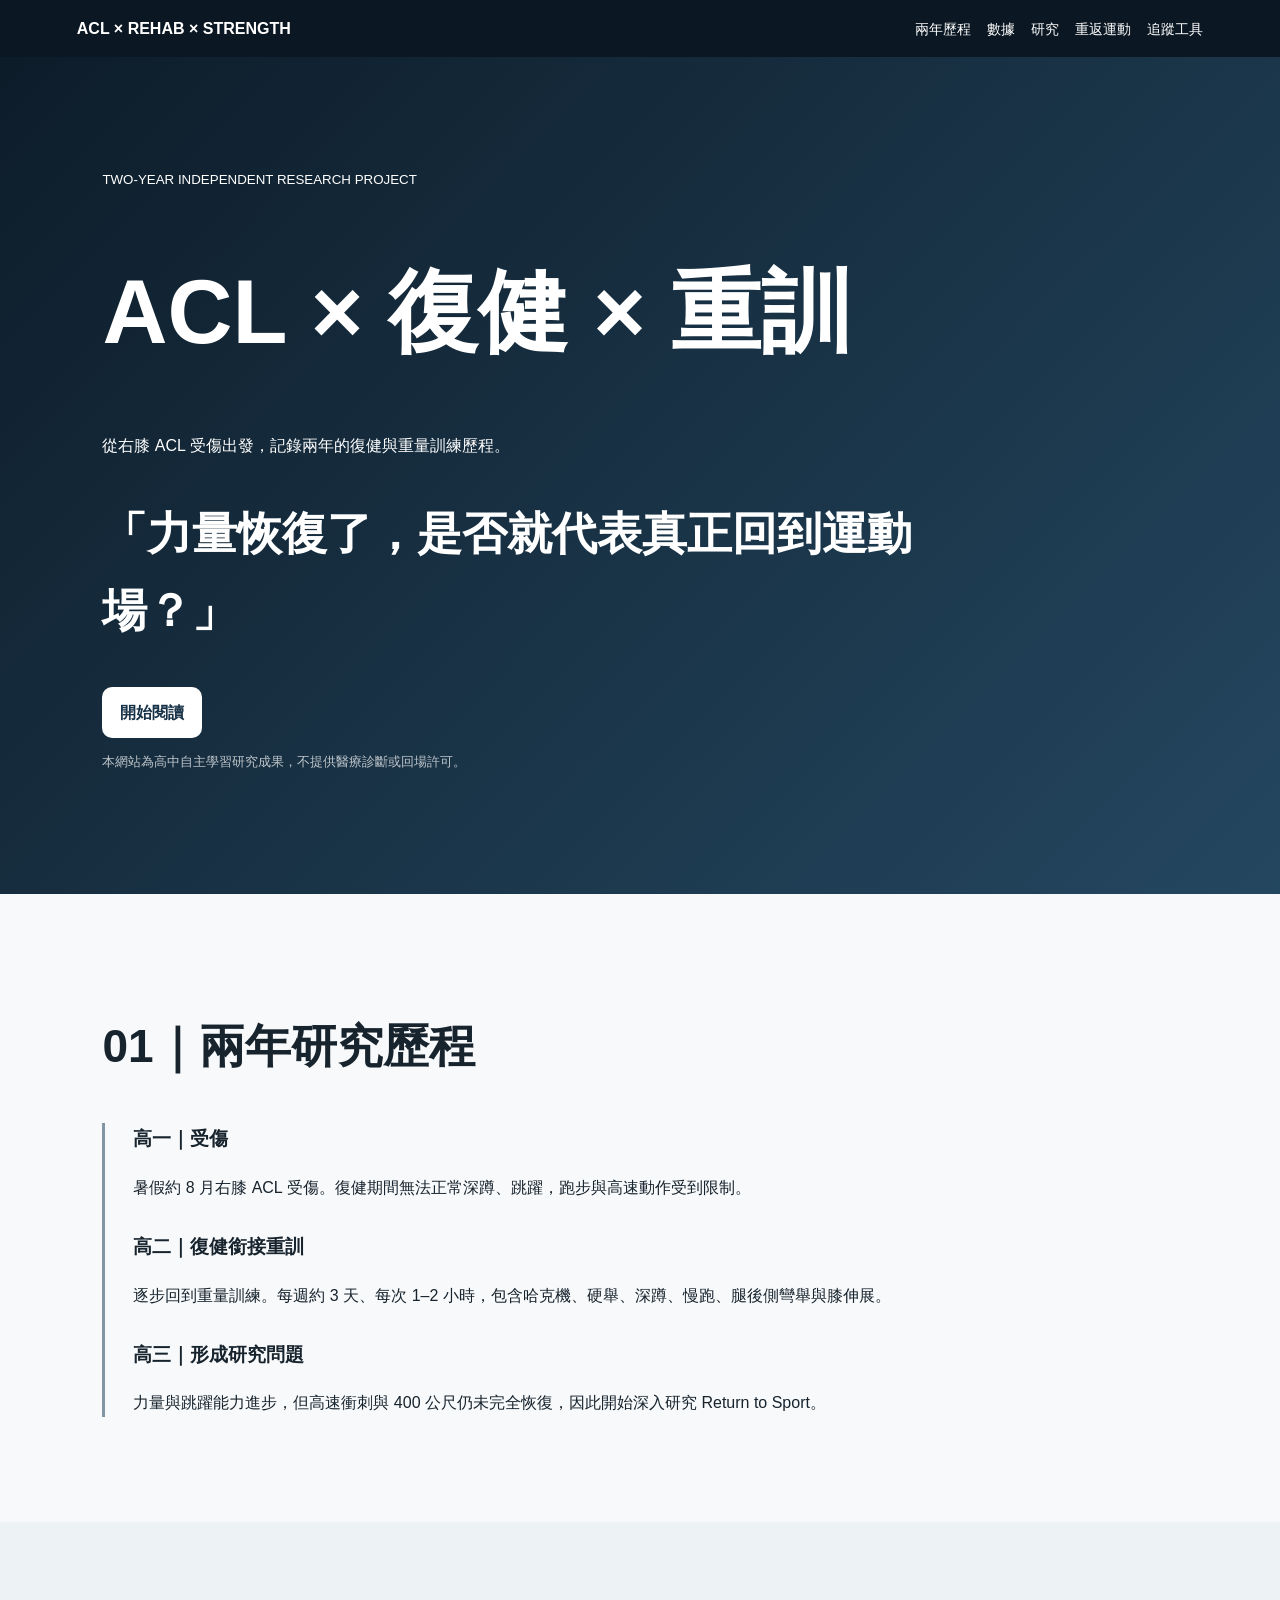
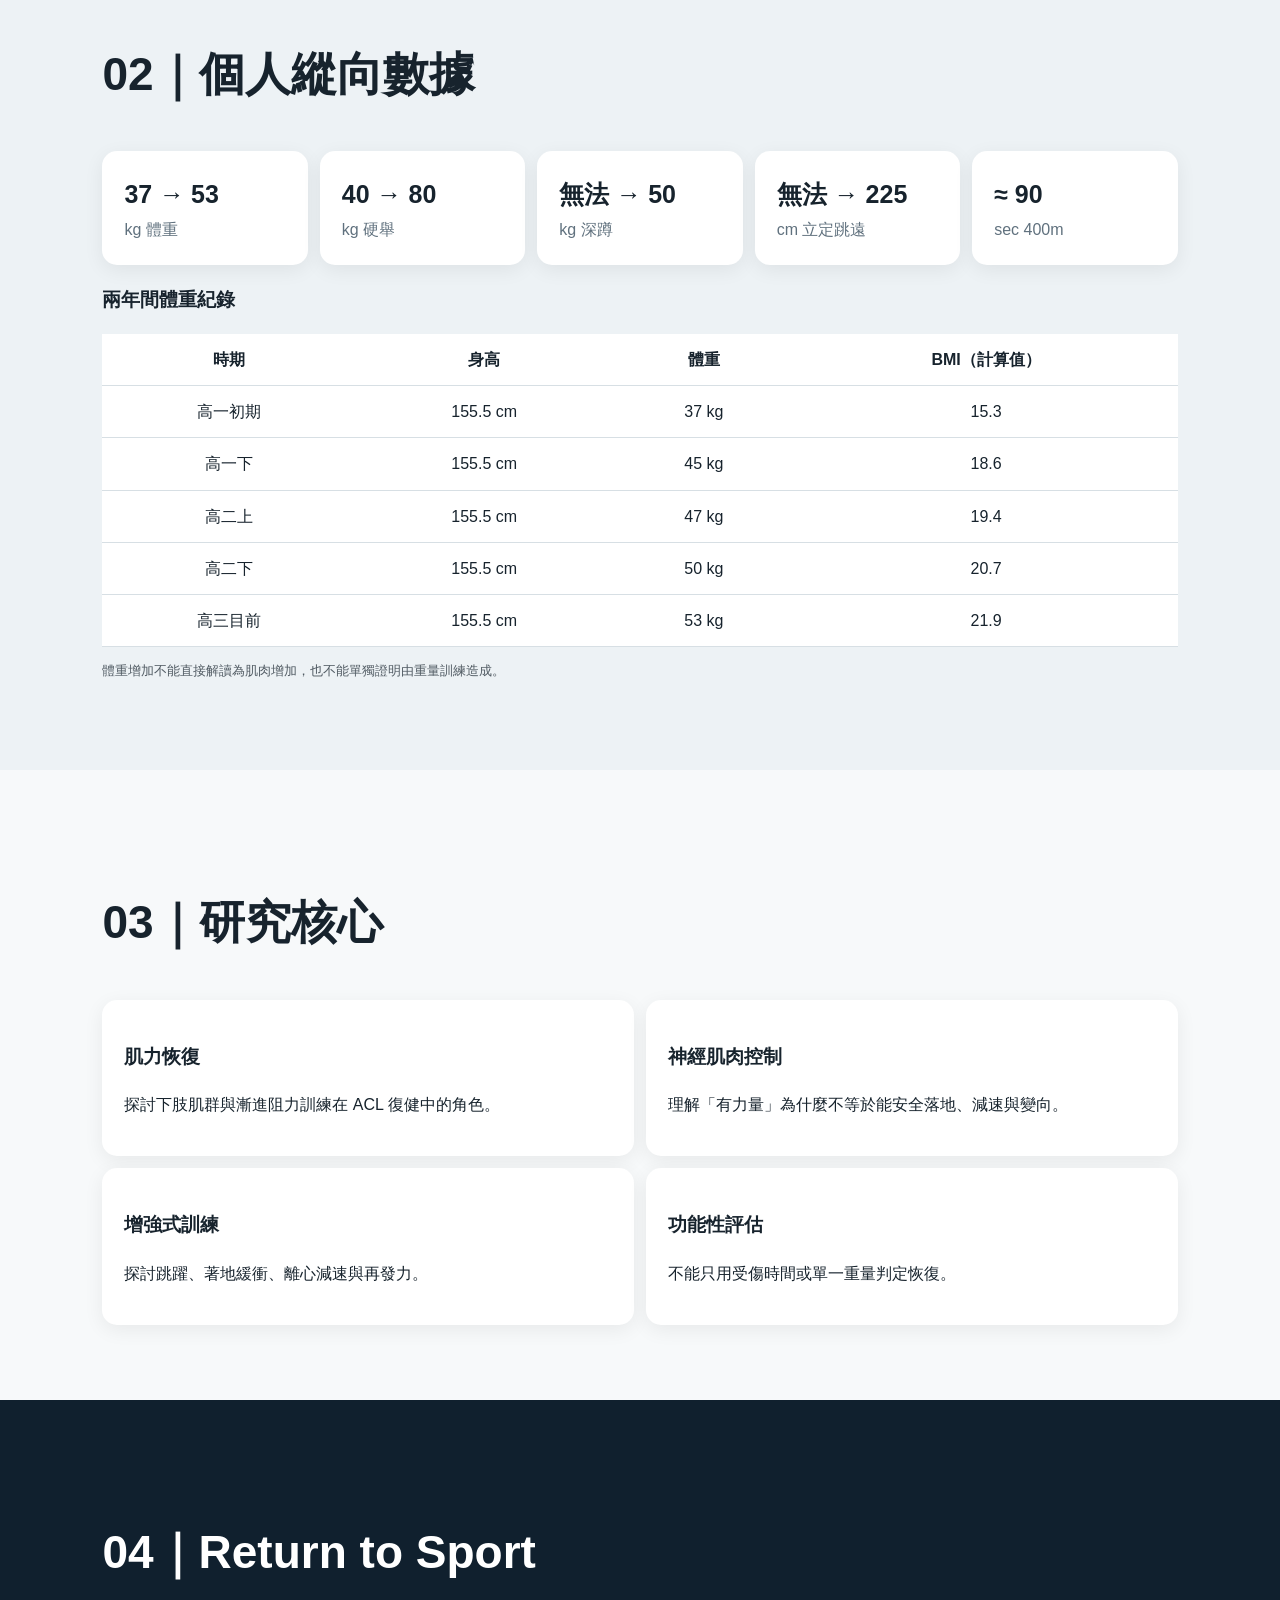
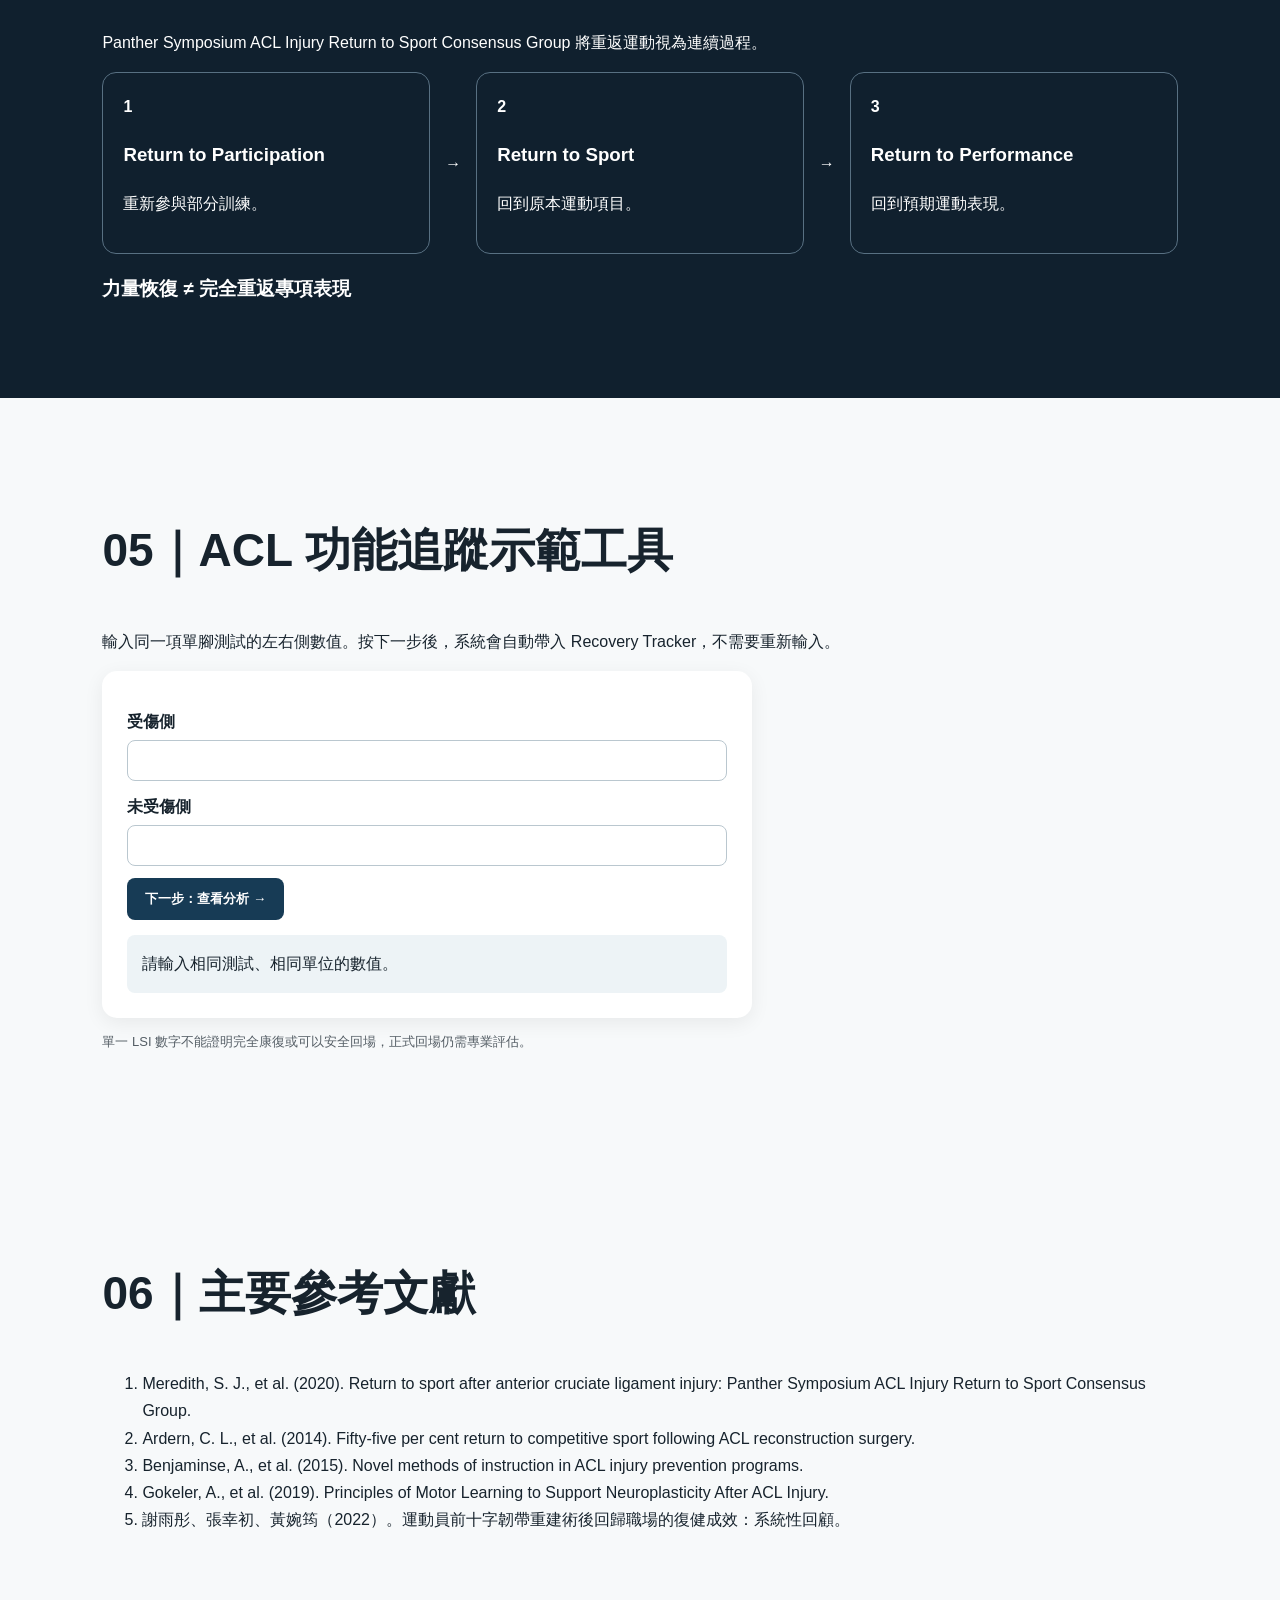
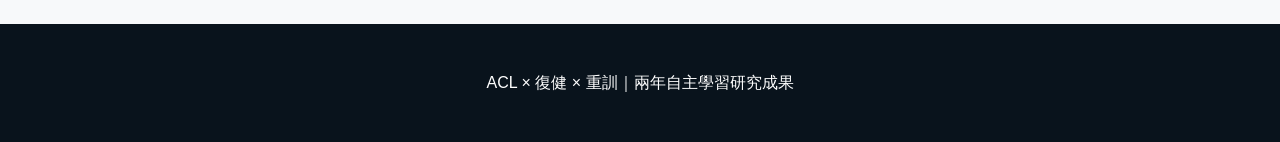
<file: index.html>
<!doctype html><html lang="zh-Hant"><head><meta charset="utf-8"><meta name="viewport" content="width=device-width,initial-scale=1"><title>ACL × 復健 × 重訓｜兩年自主專題</title><link rel="stylesheet" href="style.css"></head><body>
<header><b>ACL × REHAB × STRENGTH</b><nav><a href="#journey">兩年歷程</a><a href="#data">數據</a><a href="#research">研究</a><a href="#rts">重返運動</a><a href="#tool">追蹤工具</a></nav></header>
<section class="hero"><small>TWO-YEAR INDEPENDENT RESEARCH PROJECT</small><h1>ACL × 復健 × 重訓</h1><p>從右膝 ACL 受傷出發，記錄兩年的復健與重量訓練歷程。</p><h2>「力量恢復了，是否就代表真正回到運動場？」</h2><a class="btn" href="#journey">開始閱讀</a><p class="note">本網站為高中自主學習研究成果，不提供醫療診斷或回場許可。</p></section>
<main>
<section id="journey"><h2>01｜兩年研究歷程</h2><div class="timeline"><article><h3>高一｜受傷</h3><p>暑假約 8 月右膝 ACL 受傷。復健期間無法正常深蹲、跳躍，跑步與高速動作受到限制。</p></article><article><h3>高二｜復健銜接重訓</h3><p>逐步回到重量訓練。每週約 3 天、每次 1–2 小時，包含哈克機、硬舉、深蹲、慢跑、腿後側彎舉與膝伸展。</p></article><article><h3>高三｜形成研究問題</h3><p>力量與跳躍能力進步，但高速衝刺與 400 公尺仍未完全恢復，因此開始深入研究 Return to Sport。</p></article></div></section>
<section id="data" class="alt"><h2>02｜個人縱向數據</h2><div class="cards"><div><b>37 → 53</b><span>kg 體重</span></div><div><b>40 → 80</b><span>kg 硬舉</span></div><div><b>無法 → 50</b><span>kg 深蹲</span></div><div><b>無法 → 225</b><span>cm 立定跳遠</span></div><div><b>≈ 90</b><span>sec 400m</span></div></div>
<h3>兩年間體重紀錄</h3><table><tr><th>時期</th><th>身高</th><th>體重</th><th>BMI（計算值）</th></tr><tr><td>高一初期</td><td>155.5 cm</td><td>37 kg</td><td>15.3</td></tr><tr><td>高一下</td><td>155.5 cm</td><td>45 kg</td><td>18.6</td></tr><tr><td>高二上</td><td>155.5 cm</td><td>47 kg</td><td>19.4</td></tr><tr><td>高二下</td><td>155.5 cm</td><td>50 kg</td><td>20.7</td></tr><tr><td>高三目前</td><td>155.5 cm</td><td>53 kg</td><td>21.9</td></tr></table><p class="note">體重增加不能直接解讀為肌肉增加，也不能單獨證明由重量訓練造成。</p></section>
<section id="research"><h2>03｜研究核心</h2><div class="topics"><article><h3>肌力恢復</h3><p>探討下肢肌群與漸進阻力訓練在 ACL 復健中的角色。</p></article><article><h3>神經肌肉控制</h3><p>理解「有力量」為什麼不等於能安全落地、減速與變向。</p></article><article><h3>增強式訓練</h3><p>探討跳躍、著地緩衝、離心減速與再發力。</p></article><article><h3>功能性評估</h3><p>不能只用受傷時間或單一重量判定恢復。</p></article></div></section>
<section id="rts" class="dark"><h2>04｜Return to Sport</h2><p>Panther Symposium ACL Injury Return to Sport Consensus Group 將重返運動視為連續過程。</p><div class="steps"><div><b>1</b><h3>Return to Participation</h3><p>重新參與部分訓練。</p></div><div>→</div><div><b>2</b><h3>Return to Sport</h3><p>回到原本運動項目。</p></div><div>→</div><div><b>3</b><h3>Return to Performance</h3><p>回到預期運動表現。</p></div></div><h3>力量恢復 ≠ 完全重返專項表現</h3></section>
<section id="tool"><h2>05｜ACL 功能追蹤示範工具</h2><p>輸入同一項單腳測試的左右側數值。按下一步後，系統會自動帶入 Recovery Tracker，不需要重新輸入。</p><div class="calc"><label>受傷側<input id="injured" type="number" min="0" step=".1"></label><label>未受傷側<input id="healthy" type="number" min="0" step=".1"></label><button onclick="startTracker()">下一步：查看分析 →</button><div id="result">請輸入相同測試、相同單位的數值。</div></div><p class="note">單一 LSI 數字不能證明完全康復或可以安全回場，正式回場仍需專業評估。</p></section>
<section><h2>06｜主要參考文獻</h2><ol><li>Meredith, S. J., et al. (2020). Return to sport after anterior cruciate ligament injury: Panther Symposium ACL Injury Return to Sport Consensus Group.</li><li>Ardern, C. L., et al. (2014). Fifty-five per cent return to competitive sport following ACL reconstruction surgery.</li><li>Benjaminse, A., et al. (2015). Novel methods of instruction in ACL injury prevention programs.</li><li>Gokeler, A., et al. (2019). Principles of Motor Learning to Support Neuroplasticity After ACL Injury.</li><li>謝雨彤、張幸初、黃婉筠（2022）。運動員前十字韌帶重建術後回歸職場的復健成效：系統性回顧。</li></ol></section>
</main><footer>ACL × 復健 × 重訓｜兩年自主學習研究成果</footer><script src="script.js"></script></body></html>
</file>
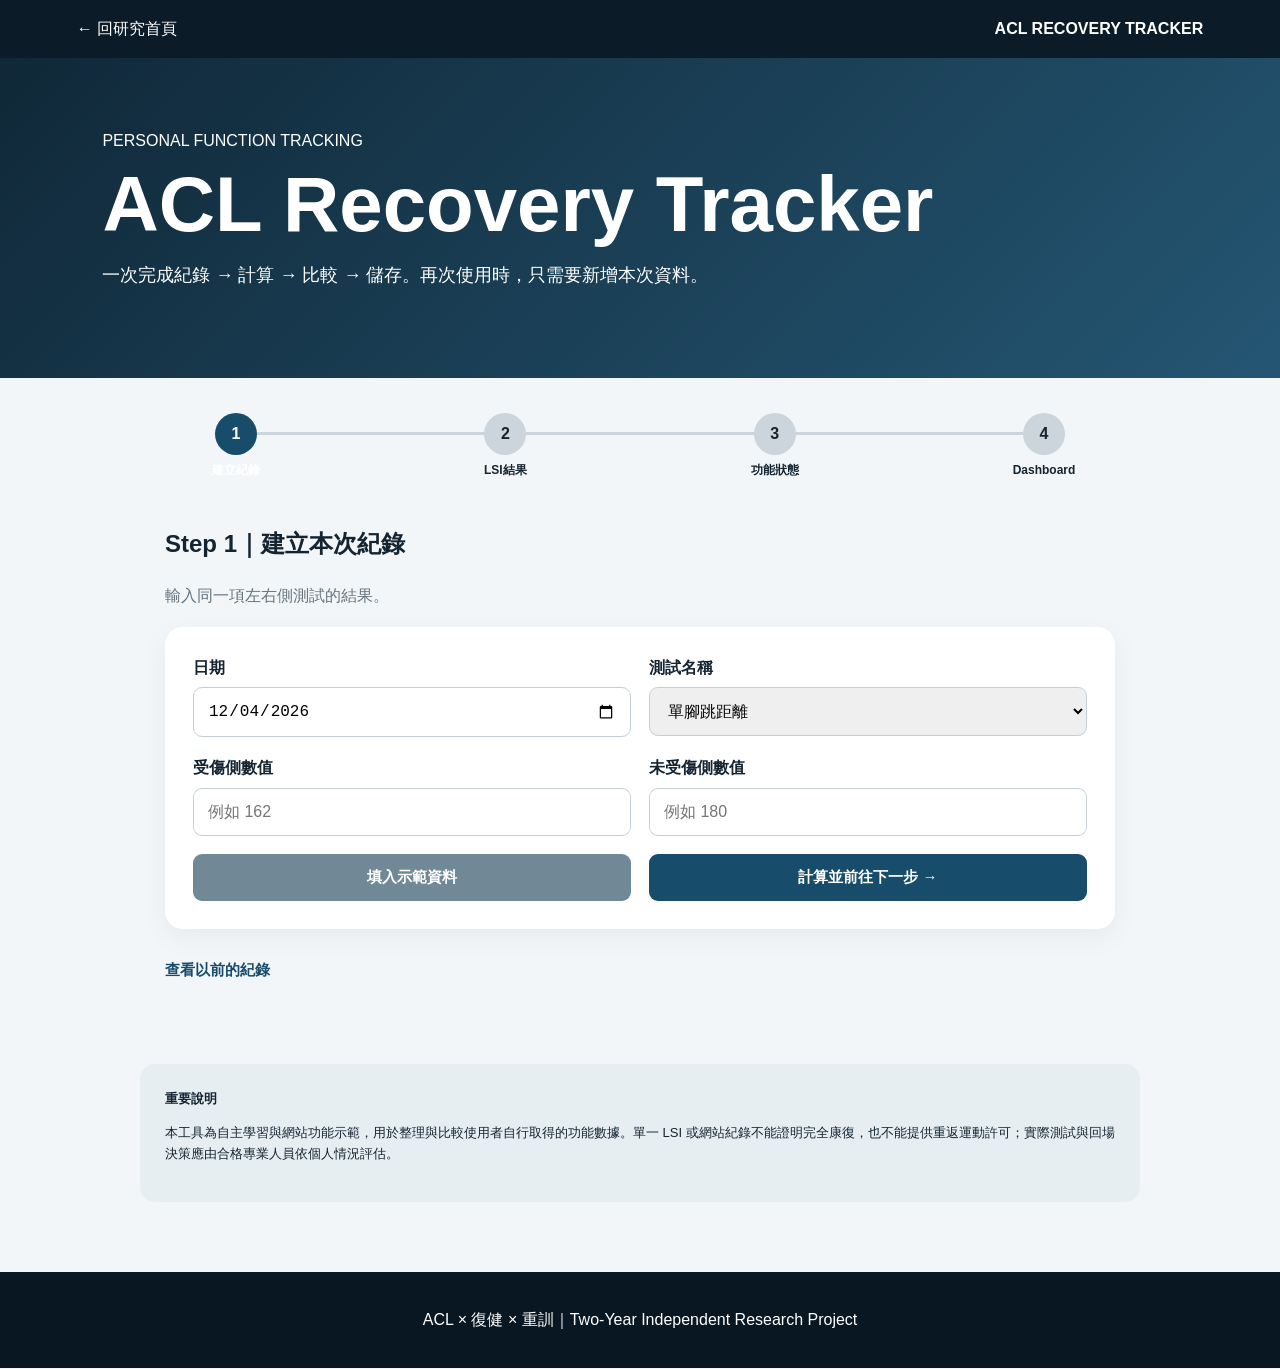
<file: tracker.html>
<!doctype html>
<html lang="zh-Hant">
<head>
<meta charset="utf-8"><meta name="viewport" content="width=device-width,initial-scale=1">
<title>ACL Recovery Tracker</title><link rel="stylesheet" href="tracker.css">
</head>
<body>
<header><a href="index.html">← 回研究首頁</a><b>ACL RECOVERY TRACKER</b></header>
<main>
<section class="hero"><span>PERSONAL FUNCTION TRACKING</span><h1>ACL Recovery Tracker</h1>
<p>一次完成紀錄 → 計算 → 比較 → 儲存。再次使用時，只需要新增本次資料。</p></section>

<nav class="progress">
 <div class="dot active" data-step="1">1<span>建立紀錄</span></div>
 <div class="line"></div><div class="dot" data-step="2">2<span>LSI結果</span></div>
 <div class="line"></div><div class="dot" data-step="3">3<span>功能狀態</span></div>
 <div class="line"></div><div class="dot" data-step="4">4<span>Dashboard</span></div>
</nav>

<section class="page active" id="step1">
 <h2>Step 1｜建立本次紀錄</h2><p class="sub">輸入同一項左右側測試的結果。</p>
 <div class="card grid">
  <label>日期<input id="date" type="date"></label>
  <label>測試名稱<select id="test"><option>單腳跳距離</option><option>其他左右側功能測試</option></select></label>
  <label>受傷側數值<input id="injured" type="number" min="0" step=".1" placeholder="例如 162"></label>
  <label>未受傷側數值<input id="healthy" type="number" min="0" step=".1" placeholder="例如 180"></label>
  <button class="secondary" onclick="demo()">填入示範資料</button>
  <button onclick="goLSI()">計算並前往下一步 →</button>
 </div>
 <button class="textbtn" onclick="showHistory()">查看以前的紀錄</button>
</section>

<section class="page" id="step2">
 <h2>Step 2｜本次 LSI</h2>
 <div class="resultCard"><small>本次 Limb Symmetry Index</small><div id="lsiBig">--%</div>
  <div class="bar"><i id="barFill"></i></div>
  <p id="lsiText"></p>
 </div>
 <div class="compare" id="quickCompare"></div>
 <div class="actions"><button class="secondary" onclick="go(1)">← 修改資料</button><button onclick="go(3)">繼續記錄功能狀態 →</button></div>
</section>

<section class="page" id="step3">
 <h2>Step 3｜本次功能狀態</h2>
 <p class="sub">這些是自我紀錄欄位，不是醫療判定。</p>
 <div class="card">
  <label>目前可參與的運動程度
   <select id="stage">
    <option value="日常活動／基礎訓練">日常活動／基礎訓練</option>
    <option value="部分運動訓練">部分運動訓練</option>
    <option value="原運動項目">原運動項目</option>
    <option value="接近原本運動表現">接近原本運動表現</option>
   </select>
  </label>
  <div class="checks">
   <label><input type="checkbox" id="run"> 可進行一般跑步</label>
   <label><input type="checkbox" id="sprint"> 可進行高速跑動／衝刺</label>
   <label><input type="checkbox" id="jump"> 可進行已被允許的跳躍訓練</label>
   <label><input type="checkbox" id="sport"> 可參與部分專項訓練</label>
  </div>
  <label>備註（選填）<textarea id="note" placeholder="例如：目前仍不敢全力衝刺"></textarea></label>
 </div>
 <div class="actions"><button class="secondary" onclick="go(2)">← 上一步</button><button onclick="saveAndDashboard()">儲存並產生 Dashboard →</button></div>
</section>

<section class="page" id="step4">
 <h2>Step 4｜我的 Recovery Dashboard</h2>
 <div class="dash">
  <article><small>最新 LSI</small><strong id="dLSI">--</strong></article>
  <article><small>與上次相比</small><strong id="dChange">--</strong></article>
  <article><small>累積紀錄</small><strong id="dCount">--</strong></article>
  <article><small>本次運動狀態</small><strong id="dStage">--</strong></article>
 </div>
 <div class="card">
  <h3>歷次 LSI 趨勢</h3><div id="chart" class="chart"></div>
  <p class="caption">圖表只顯示同一使用者歷次紀錄的變化，不代表康復百分比。</p>
 </div>
 <div class="card"><h3>歷史紀錄</h3><div class="tablewrap"><table><thead><tr><th>日期</th><th>測試</th><th>LSI</th><th>功能狀態</th></tr></thead><tbody id="historyBody"></tbody></table></div></div>
 <div class="actions"><button class="secondary" onclick="newRecord()">＋ 新增下一次紀錄</button><button onclick="go(1)">修改本次輸入</button></div>
 <button class="danger" onclick="clearAll()">清除這台裝置的所有紀錄</button>
</section>

<section id="historyModal" class="modal" hidden><div class="modalbox"><button class="close" onclick="hideHistory()">×</button><h2>以前的紀錄</h2><div id="modalHistory"></div></div></section>

<section class="notice"><b>重要說明</b><p>本工具為自主學習與網站功能示範，用於整理與比較使用者自行取得的功能數據。單一 LSI 或網站紀錄不能證明完全康復，也不能提供重返運動許可；實際測試與回場決策應由合格專業人員依個人情況評估。</p></section>
</main>
<footer>ACL × 復健 × 重訓｜Two-Year Independent Research Project</footer>
<script src="tracker.js"></script></body></html>
</file>
<file: style.css>
*{box-sizing:border-box}html{scroll-behavior:smooth}body{margin:0;font-family:-apple-system,BlinkMacSystemFont,"Microsoft JhengHei",sans-serif;color:#17232d;background:#f7f9fa;line-height:1.7}header{position:sticky;top:0;z-index:5;display:flex;justify-content:space-between;padding:15px 6vw;background:#0b1722;color:white}nav a{color:white;text-decoration:none;margin-left:16px;font-size:14px}.hero{max-width:none;min-height:72vh;padding:12vh 8vw;background:linear-gradient(135deg,#0d1c29,#244760);color:white}.hero h1{font-size:clamp(45px,8vw,90px);line-height:1}.hero h2{font-size:clamp(24px,4vw,45px);max-width:900px}.btn{display:inline-block;padding:12px 18px;background:white;color:#173247;border-radius:10px;text-decoration:none;font-weight:700}main section{padding:75px 8vw;max-width:1300px;margin:auto}section h2{font-size:clamp(28px,4vw,46px)}.alt{max-width:none;background:#edf2f5}.dark{max-width:none;background:#10202e;color:white}.timeline{border-left:3px solid #8096a5;padding-left:28px}.timeline article{margin:30px 0}.cards,.topics{display:grid;grid-template-columns:repeat(5,1fr);gap:12px}.cards div,.topics article{background:white;padding:22px;border-radius:15px;box-shadow:0 5px 20px #0001}.cards b{display:block;font-size:25px}.cards span{color:#60717e}.topics{grid-template-columns:repeat(2,1fr)}table{width:100%;border-collapse:collapse;background:white}th,td{padding:12px;border-bottom:1px solid #d7dfe4;text-align:center}.steps{display:grid;grid-template-columns:1fr auto 1fr auto 1fr;gap:15px;align-items:center}.steps>div:not(:nth-child(even)){border:1px solid #587082;padding:20px;border-radius:14px}.calc{max-width:650px;background:white;padding:25px;border-radius:15px;box-shadow:0 5px 20px #0001}label{display:block;font-weight:700;margin:12px 0}input{width:100%;padding:12px;margin-top:5px;border:1px solid #bac7cf;border-radius:8px}button{padding:12px 18px;border:0;border-radius:8px;background:#173b55;color:white;font-weight:700}#result{margin-top:15px;background:#edf3f6;padding:15px;border-radius:8px}.note{font-size:13px;opacity:.72}footer{text-align:center;padding:45px;background:#09131c;color:white}@media(max-width:800px){nav{display:none}.cards{grid-template-columns:repeat(2,1fr)}.topics,.steps{grid-template-columns:1fr}.steps>div:nth-child(even){text-align:center;transform:rotate(90deg)}}
</file>
<file: tracker.css>
*{box-sizing:border-box}body{margin:0;font-family:-apple-system,BlinkMacSystemFont,"Microsoft JhengHei",sans-serif;background:#f3f6f8;color:#142431;line-height:1.6}header{position:sticky;top:0;z-index:20;display:flex;justify-content:space-between;padding:16px 6vw;background:#0b1b27;color:#fff}header a{color:#fff;text-decoration:none}.hero{padding:70px 8vw;background:linear-gradient(135deg,#102838,#245673);color:#fff}.hero h1{font-size:clamp(42px,7vw,78px);line-height:1;margin:12px 0}.hero p{max-width:720px;font-size:18px}.progress{max-width:900px;margin:35px auto;display:flex;align-items:center;padding:0 25px}.dot{width:42px;height:42px;border-radius:50%;display:grid;place-items:center;background:#cbd5db;font-weight:800;position:relative;flex:none}.dot span{position:absolute;top:48px;white-space:nowrap;font-size:12px;font-weight:600}.dot.active{background:#174d6b;color:#fff}.line{height:3px;background:#cbd5db;flex:1}.page{display:none;max-width:1000px;margin:70px auto;padding:0 25px}.page.active{display:block}.sub{color:#65747e}.card,.resultCard,.compare{background:#fff;border-radius:18px;padding:28px;box-shadow:0 8px 28px #0000000d;margin:18px 0}.grid{display:grid;grid-template-columns:1fr 1fr;gap:18px}label{font-weight:800}input,select,textarea{width:100%;display:block;margin-top:7px;padding:14px;border:1px solid #c4cfd5;border-radius:9px;font-size:16px}textarea{min-height:100px}button{border:0;border-radius:9px;padding:14px 18px;background:#174d6b;color:#fff;font-weight:800;font-size:15px}.secondary{background:#718996}.textbtn{background:none;color:#174d6b;padding-left:0}.actions{display:flex;justify-content:space-between;gap:12px;margin-top:25px}.resultCard{text-align:center}.resultCard small{letter-spacing:.08em}.resultCard #lsiBig{font-size:80px;font-weight:900;line-height:1.2}.bar{height:13px;background:#dce5ea;border-radius:99px;overflow:hidden;margin:20px 0}.bar i{display:block;height:100%;width:0;background:#174d6b;border-radius:99px;transition:.5s}.checks{display:grid;grid-template-columns:1fr 1fr;gap:12px;margin:20px 0}.checks label{background:#edf2f5;padding:14px;border-radius:10px}.checks input{width:auto;display:inline;margin:0 8px 0 0}.dash{display:grid;grid-template-columns:repeat(4,1fr);gap:12px}.dash article{background:#102838;color:#fff;border-radius:16px;padding:22px}.dash small,.dash strong{display:block}.dash strong{font-size:25px;margin-top:8px}.chart{height:230px;display:flex;align-items:flex-end;gap:12px;padding:20px 5px 35px;border-bottom:1px solid #ccd6dc}.col{flex:1;min-width:36px;text-align:center;position:relative;background:#245673;border-radius:8px 8px 0 0}.col b{position:absolute;top:-28px;left:0;right:0;font-size:12px}.col span{position:absolute;bottom:-27px;left:0;right:0;font-size:10px}.caption{font-size:12px;color:#687983}.tablewrap{overflow:auto}table{width:100%;border-collapse:collapse}th,td{padding:12px;border-bottom:1px solid #dde5e9;text-align:left}.danger{background:#7c3c3c;margin-top:20px}.notice{max-width:1000px;margin:70px auto;padding:25px;background:#e7eef2;border-radius:15px;font-size:13px}.modal{position:fixed;inset:0;background:#0009;z-index:30;padding:8vh 5vw}.modalbox{max-width:700px;margin:auto;background:#fff;border-radius:18px;padding:25px;max-height:80vh;overflow:auto}.close{float:right;background:#ddd;color:#222;font-size:20px}footer{background:#091722;color:#fff;text-align:center;padding:35px}@media(max-width:700px){.grid,.checks,.dash{grid-template-columns:1fr}.progress{margin-bottom:70px}.dot span{font-size:10px}.actions{flex-direction:column}.actions button{width:100%}.resultCard #lsiBig{font-size:58px}}
</file>
